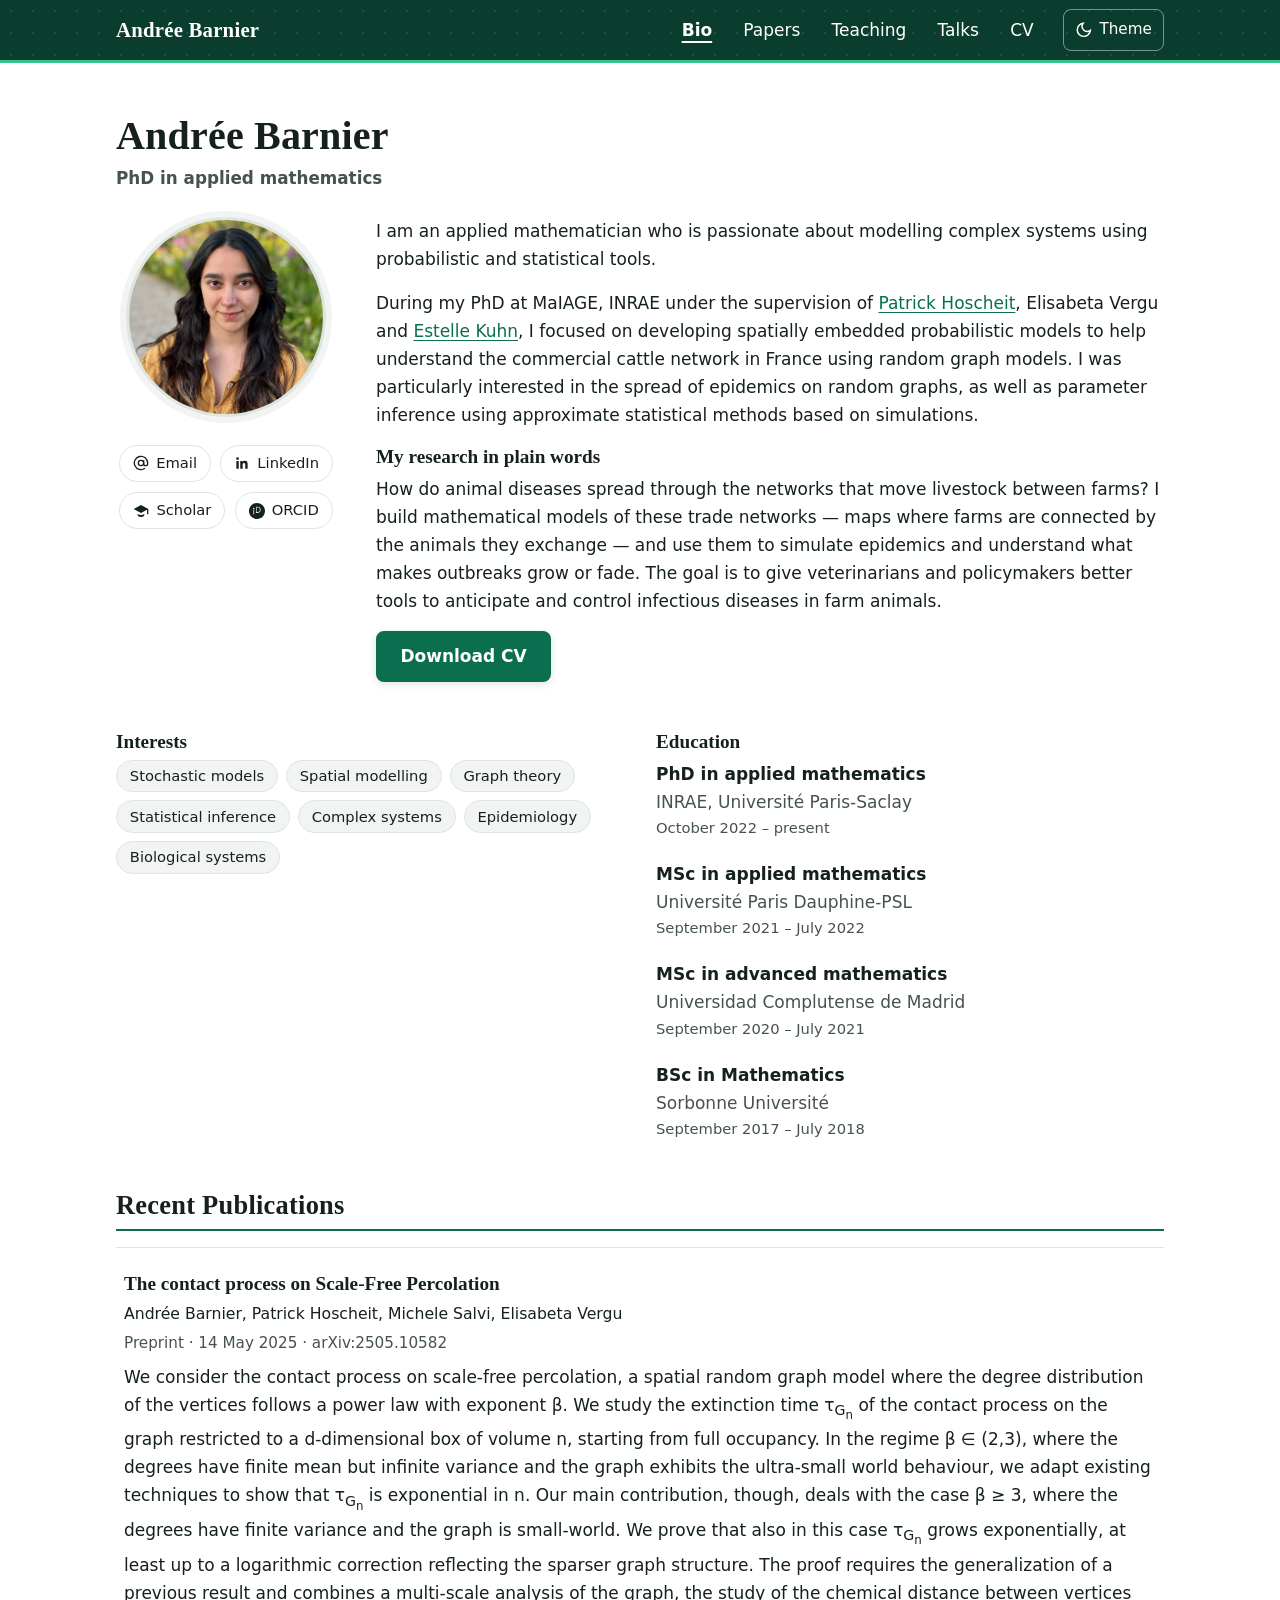
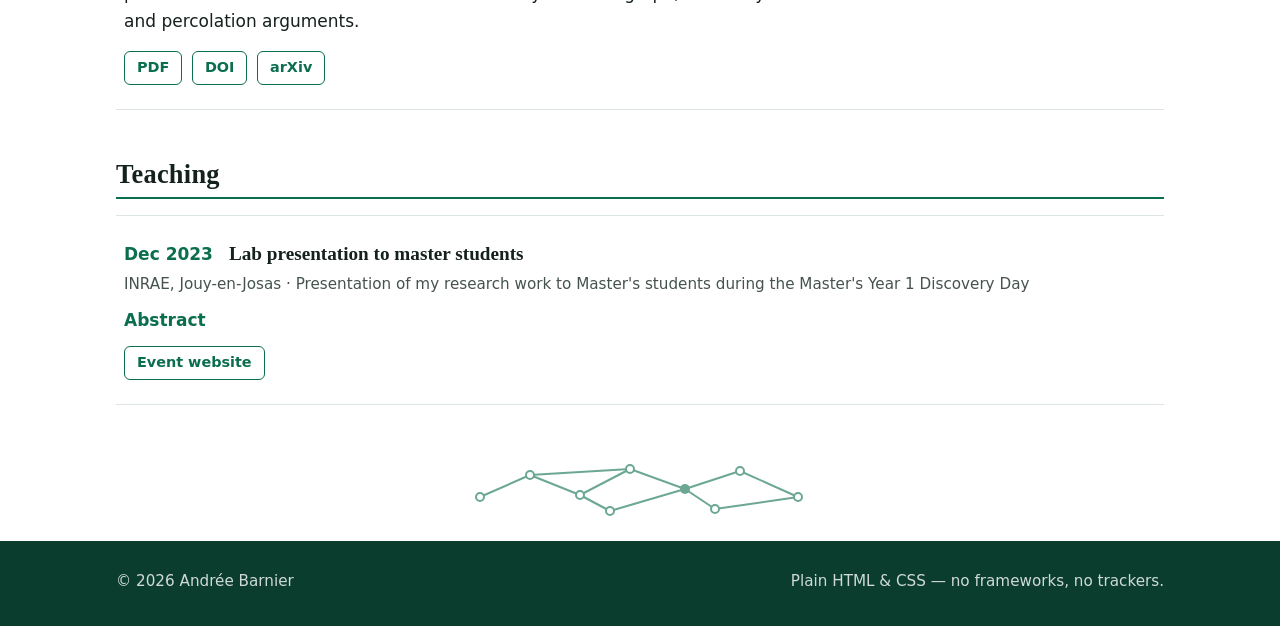
<file: index.html>
<!DOCTYPE html>
<html lang="en">
<head>
  <meta charset="utf-8">
  <meta name="viewport" content="width=device-width, initial-scale=1">
  <title>Andrée Barnier — PhD in applied mathematics</title>
  <meta name="description" content="Andrée Barnier, PhD in applied mathematics. Spatial random graphs, stochastic models, and epidemic spread on networks. Publications, talks, and CV.">
  <link rel="icon" href="data:image/svg+xml,%3Csvg xmlns='http://www.w3.org/2000/svg' viewBox='0 0 32 32'%3E%3Crect width='32' height='32' rx='7' fill='%23047857'/%3E%3Ctext x='16' y='23' font-family='sans-serif' font-size='19' font-weight='bold' text-anchor='middle' fill='white'%3EA%3C/text%3E%3C/svg%3E">
  <link rel="stylesheet" href="assets/css/style.css">
  <script src="assets/js/main.js" defer></script>
</head>
<body>
  <a class="skip-link" href="#main">Skip to main content</a>

  <header class="site-header">
    <div class="container header-inner">
      <a class="site-title" href="./">Andrée Barnier</a>
      <button class="menu-button" id="menu-button" type="button" aria-expanded="false" aria-controls="site-nav">Menu</button>
      <nav class="site-nav" id="site-nav" aria-label="Main navigation">
        <ul>
          <li><a href="./" aria-current="page">Bio</a></li>
          <li><a href="#papers">Papers</a></li>
          <li><a href="#teaching">Teaching</a></li>
          <li><a href="talks/">Talks</a></li>
          <li><a href="experience/">CV</a></li>
        </ul>
      </nav>
      <button class="theme-button" id="theme-button" type="button" aria-label="Switch to dark theme">
        <svg viewBox="0 0 24 24" fill="none" stroke="currentColor" stroke-width="2" aria-hidden="true"><path d="M21 12.8A9 9 0 1 1 11.2 3 7 7 0 0 0 21 12.8Z"/></svg>
        <span aria-hidden="true">Theme</span>
      </button>
    </div>
  </header>

  <main id="main" class="container">
    <section aria-labelledby="bio-heading">
      <h2 id="bio-heading" hidden>Biography</h2>
      <div class="bio-heading">
        <h1>Andrée Barnier</h1>
        <p class="role">PhD in applied mathematics</p>
      </div>
      <div class="bio">
        <div class="profile">
          <img class="avatar" src="assets/img/me.jpg" alt="Portrait of Andrée Barnier" width="400" height="414">
          <ul class="social" aria-label="Contact and profiles">
              <li>
                <a href="mailto:barnier.andree@gmail.com">
                  <svg viewBox="0 0 24 24" fill="none" stroke="currentColor" stroke-width="2" aria-hidden="true"><circle cx="12" cy="12" r="4"/><path d="M16 8v5a3 3 0 0 0 6 0v-1a10 10 0 1 0-4 8"/></svg>
                  Email
                </a>
              </li>
              <li>
                <a href="https://www.linkedin.com/in/andree-barnier-233157162/" rel="noopener">
                  <svg viewBox="0 0 24 24" fill="currentColor" aria-hidden="true"><path d="M20.45 20.45h-3.55v-5.57c0-1.33-.03-3.04-1.85-3.04-1.86 0-2.14 1.45-2.14 2.94v5.67H9.35V9h3.41v1.56h.05c.47-.9 1.63-1.85 3.36-1.85 3.6 0 4.27 2.37 4.27 5.46v6.28zM5.34 7.43a2.06 2.06 0 1 1 0-4.12 2.06 2.06 0 0 1 0 4.12zM7.12 20.45H3.55V9h3.57v11.45z"/></svg>
                  LinkedIn
                </a>
              </li>
              <li>
                <a href="https://scholar.google.com/" rel="noopener">
                  <svg viewBox="0 0 24 24" fill="currentColor" aria-hidden="true"><path d="M12 3 1 9l11 6 9-4.91V17h2V9L12 3zm-5 13.5V18c0 1.66 2.24 3 5 3s5-1.34 5-3v-1.5c-1.4.8-3.1 1.5-5 1.5s-3.6-.7-5-1.5z"/></svg>
                  Scholar
                </a>
              </li>
              <li>
                <a href="https://orcid.org/0009-0008-3575-5565" rel="me noopener">
                  <svg viewBox="0 0 24 24" fill="currentColor" aria-hidden="true"><path d="M12 0C5.37 0 0 5.37 0 12s5.37 12 12 12 12-5.37 12-12S18.63 0 12 0zm-1.5 5.5h1.76c3.43 0 5.24 1.93 5.24 4.6 0 2.85-1.95 4.9-5.3 4.9h-1.7V5.5zm.88 1.05v7.4h.82c2.6 0 4.24-1.5 4.24-3.7 0-2.05-1.5-3.7-4.18-3.7h-.88zM7.2 7.1a1.06 1.06 0 1 1 0 2.12 1.06 1.06 0 0 1 0-2.12zm-.55 3.2h1.1V17H6.65v-6.7z"/></svg>
                  ORCID
                </a>
              </li>
            </ul>
        </div>
        <div>
          <p>I am an applied mathematician who is passionate about modelling complex systems using probabilistic and statistical tools.</p>
          <p>During my PhD at MaIAGE, INRAE under the supervision of <a href="https://genome.jouy.inra.fr/~phoscheit/" rel="noopener">Patrick Hoscheit</a>, Elisabeta Vergu and <a href="https://maiage.inrae.fr/estelle-kuhn" rel="noopener">Estelle Kuhn</a>, I focused on developing spatially embedded probabilistic models to help understand the commercial cattle network in France using random graph models. I was particularly interested in the spread of epidemics on random graphs, as well as parameter inference using approximate statistical methods based on simulations.</p>
          <h3>My research in plain words</h3>
          <p>How do animal diseases spread through the networks that move livestock between farms? I build mathematical models of these trade networks — maps where farms are connected by the animals they exchange — and use them to simulate epidemics and understand what makes outbreaks grow or fade. The goal is to give veterinarians and policymakers better tools to anticipate and control infectious diseases in farm animals.</p>
          <p><a class="button" href="uploads/resume.pdf">Download CV</a></p>
        </div>
      </div>

      <div class="columns" style="margin-top: 2rem;">
        <div>
          <h3>Interests</h3>
          <ul class="tag-list">
            <li>Stochastic models</li>
            <li>Spatial modelling</li>
            <li>Graph theory</li>
            <li>Statistical inference</li>
            <li>Complex systems</li>
            <li>Epidemiology</li>
            <li>Biological systems</li>
          </ul>
        </div>
        <div>
          <h3>Education</h3>
          <ul class="edu-list">
            <li>
              <div class="degree">PhD in applied mathematics</div>
              <div class="school">INRAE, Université Paris-Saclay</div>
              <div class="dates"><time datetime="2022-10">October 2022</time> – present</div>
            </li>
            <li>
              <div class="degree">MSc in applied mathematics</div>
              <div class="school">Université Paris Dauphine-PSL</div>
              <div class="dates"><time datetime="2021-09">September 2021</time> – <time datetime="2022-07">July 2022</time></div>
            </li>
            <li>
              <div class="degree">MSc in advanced mathematics</div>
              <div class="school">Universidad Complutense de Madrid</div>
              <div class="dates"><time datetime="2020-09">September 2020</time> – <time datetime="2021-07">July 2021</time></div>
            </li>
            <li>
              <div class="degree">BSc in Mathematics</div>
              <div class="school">Sorbonne Université</div>
              <div class="dates"><time datetime="2017-09">September 2017</time> – <time datetime="2018-07">July 2018</time></div>
            </li>
          </ul>
        </div>
      </div>
    </section>

    <section aria-labelledby="papers-heading" id="papers">
      <h2 id="papers-heading">Recent Publications</h2>
      <ol class="entry-list">
        <li>
          <article class="entry">
            <header>
              <h3>The contact process on Scale-Free Percolation</h3>
              <p class="authors">Andrée Barnier, Patrick Hoscheit, Michele Salvi, Elisabeta Vergu</p>
              <p class="meta">Preprint · <time datetime="2025-05-14">14 May 2025</time> · arXiv:2505.10582</p>
            </header>
            <p>We consider the contact process on scale-free percolation, a spatial random graph model where the degree distribution of the vertices follows a power law with exponent β. We study the extinction time τ<sub>G<sub>n</sub></sub> of the contact process on the graph restricted to a d-dimensional box of volume n, starting from full occupancy. In the regime β ∈ (2,3), where the degrees have finite mean but infinite variance and the graph exhibits the ultra-small world behaviour, we adapt existing techniques to show that τ<sub>G<sub>n</sub></sub> is exponential in n. Our main contribution, though, deals with the case β ≥ 3, where the degrees have finite variance and the graph is small-world. We prove that also in this case τ<sub>G<sub>n</sub></sub> grows exponentially, at least up to a logarithmic correction reflecting the sparser graph structure. The proof requires the generalization of a previous result and combines a multi-scale analysis of the graph, the study of the chemical distance between vertices and percolation arguments.</p>
            <ul class="entry-links">
              <li><a href="https://arxiv.org/pdf/2505.10582" rel="noopener">PDF</a></li>
              <li><a href="https://doi.org/10.48550/arXiv.2505.10582" rel="noopener">DOI</a></li>
              <li><a href="https://arxiv.org/abs/2505.10582" rel="noopener">arXiv</a></li>
            </ul>
          </article>
        </li>
      </ol>
    </section>

    <section aria-labelledby="teaching-heading" id="teaching">
      <h2 id="teaching-heading">Teaching</h2>
<ol class="entry-list">
        <li>
          <article class="entry" aria-labelledby="teach-masters-day">
            <div class="talk-top">
              <time datetime="2023-12-08">Dec 2023</time>
              <h3 id="teach-masters-day">Lab presentation to master students</h3>
            </div>
            <p class="meta">INRAE, Jouy-en-Josas · Presentation of my research work to Master's students during the Master's Year 1 Discovery Day</p>
            <details class="abstract">
              <summary>Abstract</summary>
              <div><p>Presentation of my research work to Master's students during the Master's Year 1 Discovery Day, INRAE, Jouy-en-Josas. Program jointly organized by the Graduate School of Mathematics at Paris-Saclay University and the MaIAGE unit at INRAE.</p></div>
            </details>
            <ul class="entry-links">
              <li><a href="https://maiage.inrae.fr/fr/seminaires_ext" rel="noopener">Event website</a></li>
            </ul>
          </article>
        </li>
      </ol>
      <!-- To add a course or activity, copy the <li>...</li> block above. -->
    </section>



    <div class="graph-divider" aria-hidden="true">
      <svg width="360" height="72" viewBox="0 0 360 72" focusable="false">
        <g fill="none" stroke="currentColor" stroke-width="2">
          <line x1="20" y1="44" x2="70" y2="22"/>
          <line x1="70" y1="22" x2="120" y2="42"/>
          <line x1="70" y1="22" x2="170" y2="16"/>
          <line x1="120" y1="42" x2="170" y2="16"/>
          <line x1="120" y1="42" x2="150" y2="58"/>
          <line x1="170" y1="16" x2="225" y2="36"/>
          <line x1="150" y1="58" x2="225" y2="36"/>
          <line x1="225" y1="36" x2="280" y2="18"/>
          <line x1="225" y1="36" x2="255" y2="56"/>
          <line x1="280" y1="18" x2="338" y2="44"/>
          <line x1="255" y1="56" x2="338" y2="44"/>
          <circle cx="20" cy="44" r="4"/>
          <circle cx="70" cy="22" r="4"/>
          <circle cx="120" cy="42" r="4"/>
          <circle cx="170" cy="16" r="4"/>
          <circle cx="280" cy="18" r="4"/>
          <circle cx="338" cy="44" r="4"/>
          <circle cx="150" cy="58" r="4"/>
          <circle cx="255" cy="56" r="4"/>
          <circle class="seed" cx="225" cy="36" r="5"/>
        </g>
      </svg>
    </div>
  </main>

  <footer class="site-footer">
    <div class="container">
      <p>© <span id="year">2026</span> Andrée Barnier</p>
      <p>Plain HTML &amp; CSS — no frameworks, no trackers.</p>
    </div>
  </footer>
</body>
</html>
</file>
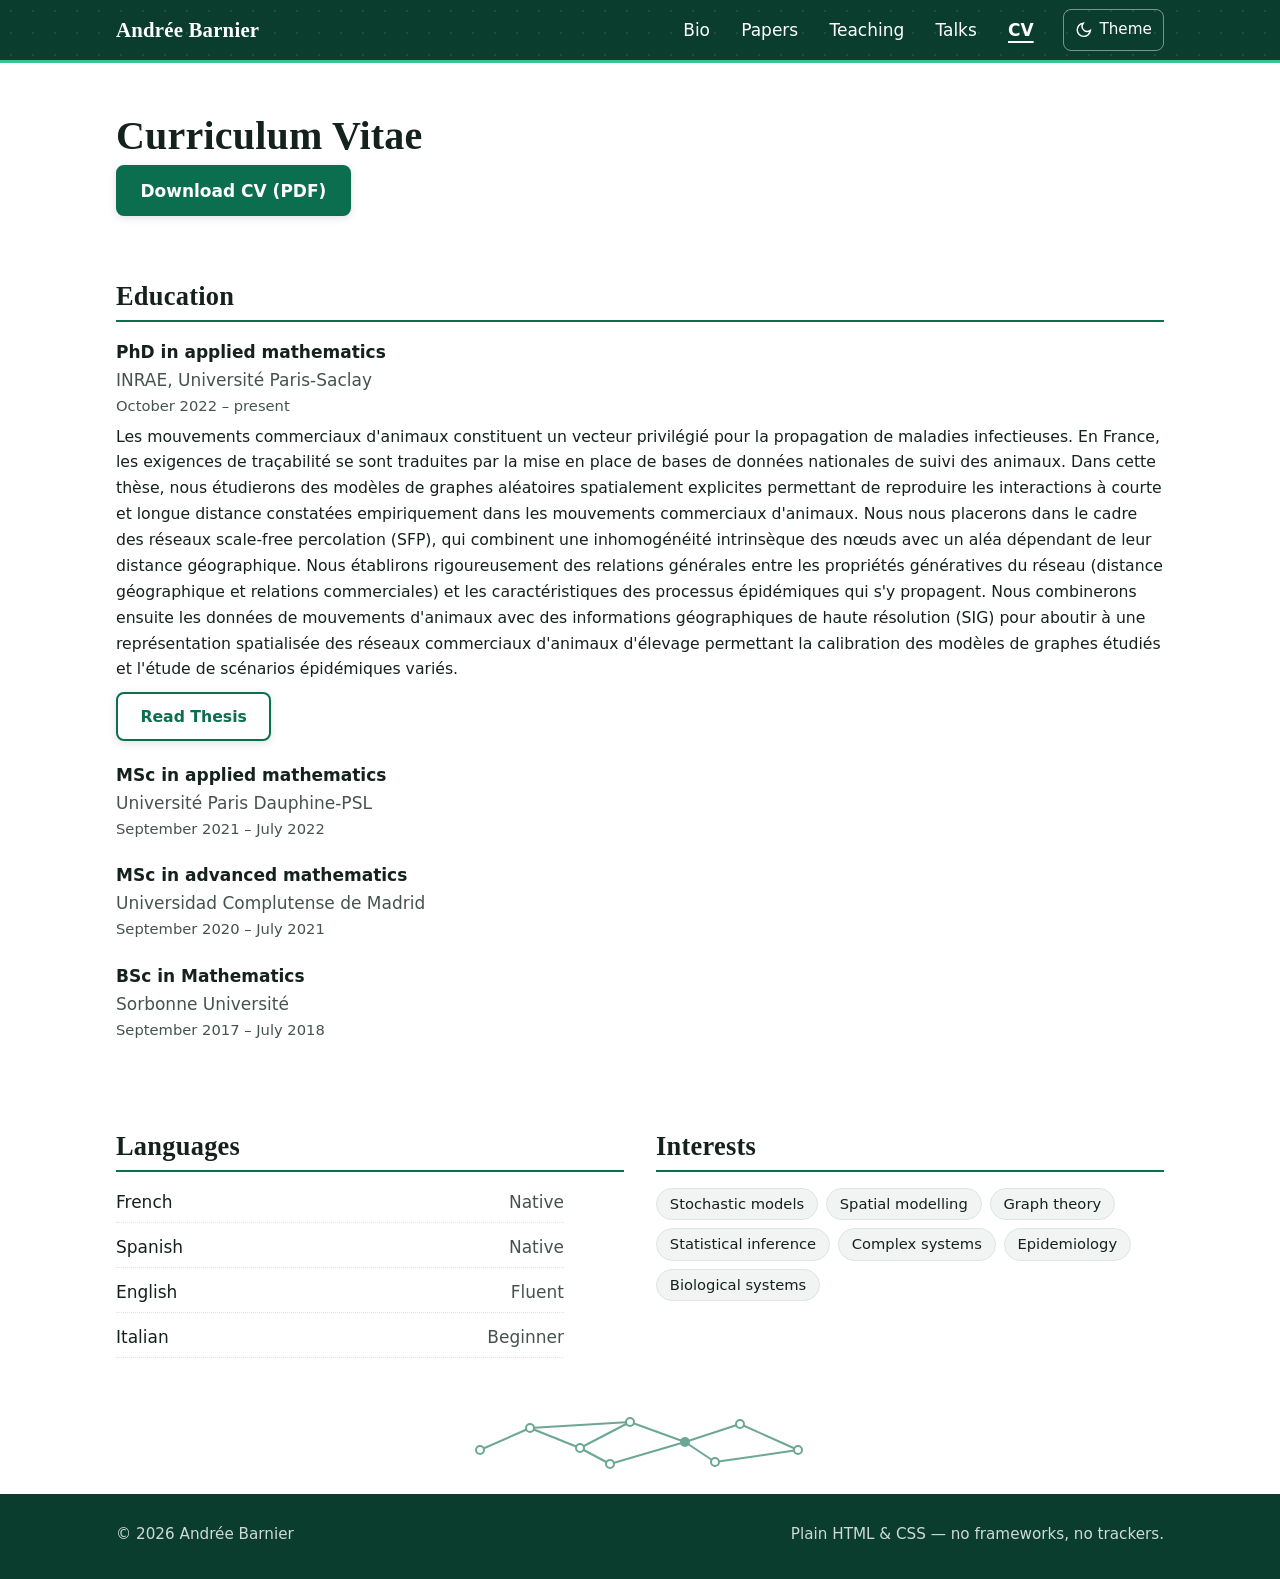
<file: experience/index.html>
<!DOCTYPE html>
<html lang="en">
<head>
  <meta charset="utf-8">
  <meta name="viewport" content="width=device-width, initial-scale=1">
  <title>CV — Andrée Barnier</title>
  <meta name="description" content="Curriculum vitae of Andrée Barnier: education, languages, and interests.">
  <link rel="icon" href="data:image/svg+xml,%3Csvg xmlns='http://www.w3.org/2000/svg' viewBox='0 0 32 32'%3E%3Crect width='32' height='32' rx='7' fill='%23047857'/%3E%3Ctext x='16' y='23' font-family='sans-serif' font-size='19' font-weight='bold' text-anchor='middle' fill='white'%3EA%3C/text%3E%3C/svg%3E">
  <link rel="stylesheet" href="../assets/css/style.css">
  <script src="../assets/js/main.js" defer></script>
</head>
<body>
  <a class="skip-link" href="#main">Skip to main content</a>

  <header class="site-header">
    <div class="container header-inner">
      <a class="site-title" href="../">Andrée Barnier</a>
      <button class="menu-button" id="menu-button" type="button" aria-expanded="false" aria-controls="site-nav">Menu</button>
      <nav class="site-nav" id="site-nav" aria-label="Main navigation">
        <ul>
          <li><a href="../">Bio</a></li>
          <li><a href="../#papers">Papers</a></li>
          <li><a href="../#teaching">Teaching</a></li>
          <li><a href="../talks/">Talks</a></li>
          <li><a href="./" aria-current="page">CV</a></li>
        </ul>
      </nav>
      <button class="theme-button" id="theme-button" type="button" aria-label="Switch to dark theme">
        <svg viewBox="0 0 24 24" fill="none" stroke="currentColor" stroke-width="2" aria-hidden="true"><path d="M21 12.8A9 9 0 1 1 11.2 3 7 7 0 0 0 21 12.8Z"/></svg>
        <span aria-hidden="true">Theme</span>
      </button>
    </div>
  </header>

  <main id="main" class="container">
    <section aria-labelledby="cv-heading">
      <h1 id="cv-heading">Curriculum Vitae</h1>
      <p><a class="button" href="../uploads/resume.pdf">Download CV (PDF)</a></p>
    </section>

    <section aria-labelledby="education-heading">
      <h2 id="education-heading">Education</h2>
      <ul class="edu-list">
        <li>
          <div class="degree">PhD in applied mathematics</div>
          <div class="school">INRAE, Université Paris-Saclay</div>
          <div class="dates"><time datetime="2022-10">October 2022</time> – present</div>
          <p>Les mouvements commerciaux d'animaux constituent un vecteur privilégié pour la propagation de maladies infectieuses. En France, les exigences de traçabilité se sont traduites par la mise en place de bases de données nationales de suivi des animaux. Dans cette thèse, nous étudierons des modèles de graphes aléatoires spatialement explicites permettant de reproduire les interactions à courte et longue distance constatées empiriquement dans les mouvements commerciaux d'animaux. Nous nous placerons dans le cadre des réseaux scale-free percolation (SFP), qui combinent une inhomogénéité intrinsèque des nœuds avec un aléa dépendant de leur distance géographique. Nous établirons rigoureusement des relations générales entre les propriétés génératives du réseau (distance géographique et relations commerciales) et les caractéristiques des processus épidémiques qui s'y propagent. Nous combinerons ensuite les données de mouvements d'animaux avec des informations géographiques de haute résolution (SIG) pour aboutir à une représentation spatialisée des réseaux commerciaux d'animaux d'élevage permettant la calibration des modèles de graphes étudiés et l'étude de scénarios épidémiques variés.</p>
          <p style="margin-top: 0.6rem;"><a class="button secondary" href="https://theses.fr/2025UPASM050" rel="noopener">Read Thesis</a></p>
        </li>
        <li>
          <div class="degree">MSc in applied mathematics</div>
          <div class="school">Université Paris Dauphine-PSL</div>
          <div class="dates"><time datetime="2021-09">September 2021</time> – <time datetime="2022-07">July 2022</time></div>
        </li>
        <li>
          <div class="degree">MSc in advanced mathematics</div>
          <div class="school">Universidad Complutense de Madrid</div>
          <div class="dates"><time datetime="2020-09">September 2020</time> – <time datetime="2021-07">July 2021</time></div>
        </li>
        <li>
          <div class="degree">BSc in Mathematics</div>
          <div class="school">Sorbonne Université</div>
          <div class="dates"><time datetime="2017-09">September 2017</time> – <time datetime="2018-07">July 2018</time></div>
        </li>
      </ul>
    </section>

    <div class="columns" style="margin-top: 2.5rem;">
      <section aria-labelledby="languages-heading">
        <h2 id="languages-heading">Languages</h2>
        <ul class="lang-list">
          <li><span>French</span> <span class="level">Native</span></li>
          <li><span>Spanish</span> <span class="level">Native</span></li>
          <li><span>English</span> <span class="level">Fluent</span></li>
          <li><span>Italian</span> <span class="level">Beginner</span></li>
        </ul>
      </section>
      <section aria-labelledby="interests-heading">
        <h2 id="interests-heading">Interests</h2>
        <ul class="tag-list">
          <li>Stochastic models</li>
          <li>Spatial modelling</li>
          <li>Graph theory</li>
          <li>Statistical inference</li>
          <li>Complex systems</li>
          <li>Epidemiology</li>
          <li>Biological systems</li>
        </ul>
      </section>
    </div>

    <div class="graph-divider" aria-hidden="true">
      <svg width="360" height="72" viewBox="0 0 360 72" focusable="false">
        <g fill="none" stroke="currentColor" stroke-width="2">
          <line x1="20" y1="44" x2="70" y2="22"/>
          <line x1="70" y1="22" x2="120" y2="42"/>
          <line x1="70" y1="22" x2="170" y2="16"/>
          <line x1="120" y1="42" x2="170" y2="16"/>
          <line x1="120" y1="42" x2="150" y2="58"/>
          <line x1="170" y1="16" x2="225" y2="36"/>
          <line x1="150" y1="58" x2="225" y2="36"/>
          <line x1="225" y1="36" x2="280" y2="18"/>
          <line x1="225" y1="36" x2="255" y2="56"/>
          <line x1="280" y1="18" x2="338" y2="44"/>
          <line x1="255" y1="56" x2="338" y2="44"/>
          <circle cx="20" cy="44" r="4"/>
          <circle cx="70" cy="22" r="4"/>
          <circle cx="120" cy="42" r="4"/>
          <circle cx="170" cy="16" r="4"/>
          <circle cx="280" cy="18" r="4"/>
          <circle cx="338" cy="44" r="4"/>
          <circle cx="150" cy="58" r="4"/>
          <circle cx="255" cy="56" r="4"/>
          <circle class="seed" cx="225" cy="36" r="5"/>
        </g>
      </svg>
    </div>
  </main>

  <footer class="site-footer">
    <div class="container">
      <p>© <span id="year">2026</span> Andrée Barnier</p>
      <p>Plain HTML &amp; CSS — no frameworks, no trackers.</p>
    </div>
  </footer>
</body>
</html>
</file>
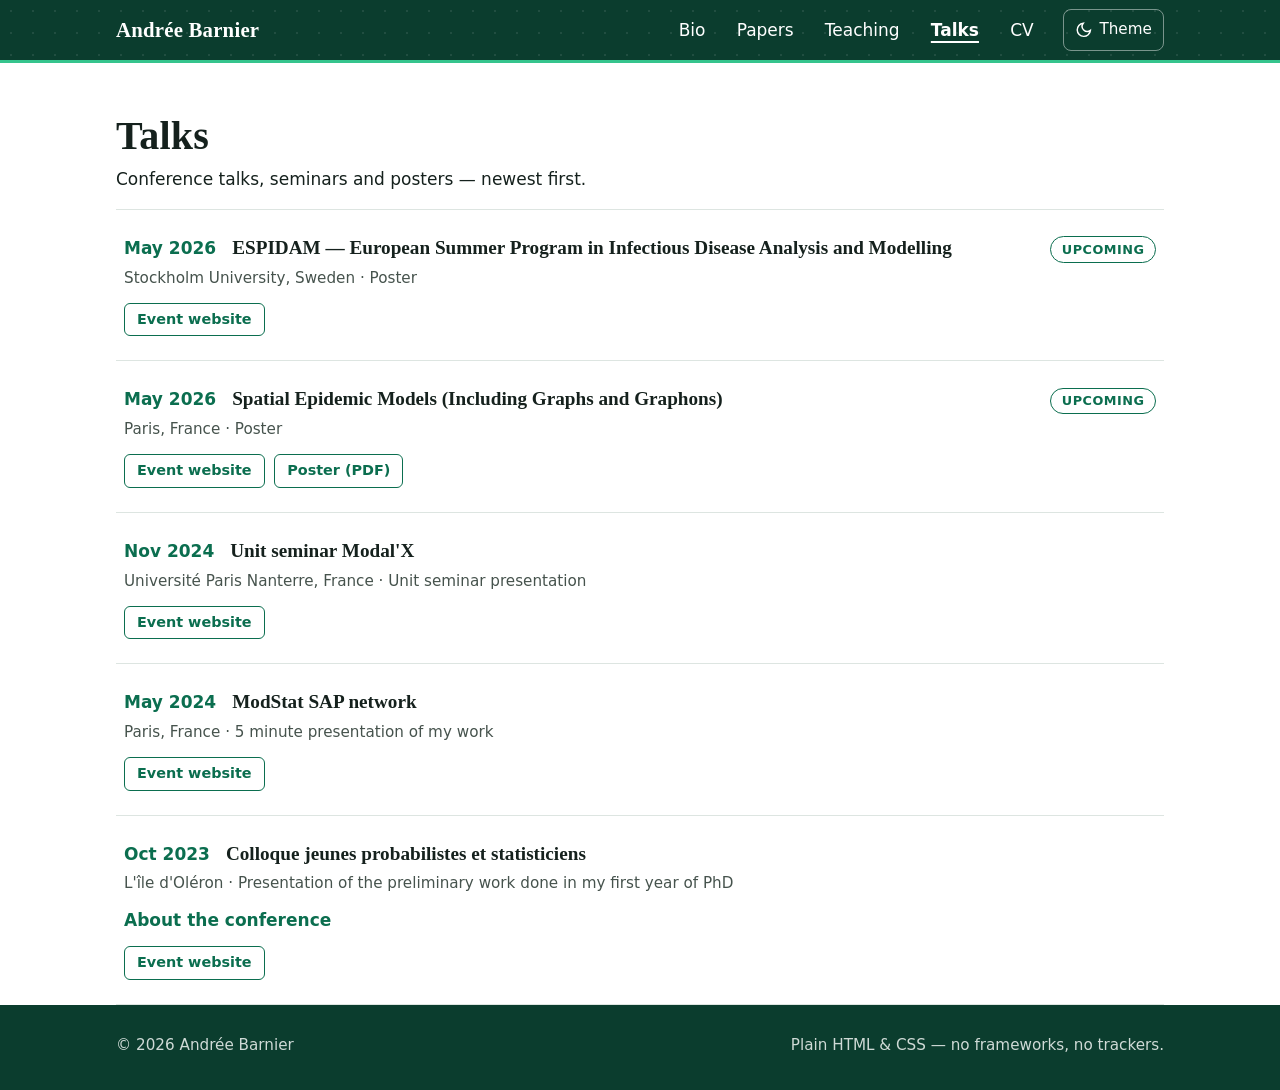
<file: talks/index.html>
<!DOCTYPE html>
<html lang="en">
<head>
  <meta charset="utf-8">
  <meta name="viewport" content="width=device-width, initial-scale=1">
  <title>Talks — Andrée Barnier</title>
  <meta name="description" content="Conference talks, seminars and posters by Andrée Barnier, newest first.">
  <link rel="icon" href="data:image/svg+xml,%3Csvg xmlns='http://www.w3.org/2000/svg' viewBox='0 0 32 32'%3E%3Crect width='32' height='32' rx='7' fill='%23047857'/%3E%3Ctext x='16' y='23' font-family='sans-serif' font-size='19' font-weight='bold' text-anchor='middle' fill='white'%3EA%3C/text%3E%3C/svg%3E">
  <link rel="stylesheet" href="../assets/css/style.css">
  <script src="../assets/js/main.js" defer></script>
</head>
<body>
  <a class="skip-link" href="#main">Skip to main content</a>

  <header class="site-header">
    <div class="container header-inner">
      <a class="site-title" href="../">Andrée Barnier</a>
      <button class="menu-button" id="menu-button" type="button" aria-expanded="false" aria-controls="site-nav">Menu</button>
      <nav class="site-nav" id="site-nav" aria-label="Main navigation">
        <ul>
          <li><a href="../">Bio</a></li>
          <li><a href="../#papers">Papers</a></li>
          <li><a href="../#teaching">Teaching</a></li>
          <li><a href="./" aria-current="page">Talks</a></li>
          <li><a href="../experience/">CV</a></li>
        </ul>
      </nav>
      <button class="theme-button" id="theme-button" type="button" aria-label="Switch to dark theme">
        <svg viewBox="0 0 24 24" fill="none" stroke="currentColor" stroke-width="2" aria-hidden="true"><path d="M21 12.8A9 9 0 1 1 11.2 3 7 7 0 0 0 21 12.8Z"/></svg>
        <span aria-hidden="true">Theme</span>
      </button>
    </div>
  </header>

  <main id="main" class="container">
    <section aria-labelledby="talks-heading">
      <h1 id="talks-heading">Talks</h1>
      <p>Conference talks, seminars and posters — newest first.</p>
<ol class="entry-list">
        <li>
          <article class="entry" aria-labelledby="talk-espidam">
            <div class="talk-top">
              <time datetime="2026-05-15">May 2026</time>
              <h3 id="talk-espidam">ESPIDAM — European Summer Program in Infectious Disease Analysis and Modelling</h3>
              <span class="badge">Upcoming</span>
            </div>
            <p class="meta">Stockholm University, Sweden · Poster</p>
            <ul class="entry-links">
              <li><a href="https://www.su.se/department-of-mathematics/welcome-to-espidam-the-european-summer-program-in-infectious-disease-analysis-and-modelling-1.703719" rel="noopener">Event website</a></li>
            </ul>
          </article>
        </li>
        <li>
          <article class="entry" aria-labelledby="talk-spatial">
            <div class="talk-top">
              <time datetime="2026-05-15">May 2026</time>
              <h3 id="talk-spatial">Spatial Epidemic Models (Including Graphs and Graphons)</h3>
              <span class="badge">Upcoming</span>
            </div>
            <p class="meta">Paris, France · Poster</p>
            <ul class="entry-links">
              <li><a href="https://sites.google.com/rice.edu/rgp-epidemic/home" rel="noopener">Event website</a></li>
              <li><a href="../uploads/poster-spatial-random-graphs.pdf">Poster (PDF)</a></li>
            </ul>
          </article>
        </li>
        <li>
          <article class="entry" aria-labelledby="talk-modalx">
            <div class="talk-top">
              <time datetime="2024-11-21">Nov 2024</time>
              <h3 id="talk-modalx">Unit seminar Modal'X</h3>
            </div>
            <p class="meta">Université Paris Nanterre, France · Unit seminar presentation</p>
            <ul class="entry-links">
              <li><a href="https://modalx.parisnanterre.fr/seminaires/seminaire-modalx-andree-barnier-maiage" rel="noopener">Event website</a></li>
            </ul>
          </article>
        </li>
        <li>
          <article class="entry" aria-labelledby="talk-modstatsap">
            <div class="talk-top">
              <time datetime="2024-05-16">May 2024</time>
              <h3 id="talk-modstatsap">ModStat SAP network</h3>
            </div>
            <p class="meta">Paris, France · 5 minute presentation of my work</p>
            <ul class="entry-links">
              <li><a href="https://reseau-modstatsap.mathnum.inrae.fr" rel="noopener">Event website</a></li>
            </ul>
          </article>
        </li>
        <li>
          <article class="entry" aria-labelledby="talk-jps">
            <div class="talk-top">
              <time datetime="2023-10-01">Oct 2023</time>
              <h3 id="talk-jps">Colloque jeunes probabilistes et statisticiens</h3>
            </div>
            <p class="meta">L'île d'Oléron · Presentation of the preliminary work done in my first year of PhD</p>
            <details class="abstract">
              <summary>About the conference</summary>
              <div><p>The Young Probabilists and Statisticians Conference has been held every two years since 1994 under the auspices of the Random Modelling and Statistics (MAS) group of the Society for Applied and Industrial Mathematics (SMAI). Participants are advanced PhD students (in their second or third year) or those who may have defended their thesis within the past year. The aim is to provide them with a pleasant and informal setting in which to meet, present their work and broaden their range of interests.</p></div>
            </details>
            <ul class="entry-links">
              <li><a href="https://jps-2023.sciencesconf.org" rel="noopener">Event website</a></li>
            </ul>
          </article>
        </li>

      </ol>
    </section>
  </main>

  <footer class="site-footer">
    <div class="container">
      <p>© <span id="year">2026</span> Andrée Barnier</p>
      <p>Plain HTML &amp; CSS — no frameworks, no trackers.</p>
    </div>
  </footer>
</body>
</html>
</file>
<file: assets/css/style.css>
/* Plain stylesheet for Andrée Barnier's personal site. No frameworks. */

:root {
  color-scheme: light dark;
  --bg: #fff;
  --bg-soft: #f1f4f2;
  --text: #15211d;
  --muted: #46534d;
  --accent: #0b6e4f;
  --accent-contrast: #fff;
  --border: #dde5e1;
  --header-bg: #0b3d2e;
  --header-text: #fff;
  --header-rule: #35c48d;
  --footer-bg: #0b3d2e;
  --footer-text: #cfdad6;
  --footer-link: #7dd3ae;
  --max-width: 68rem;
  --font: system-ui, -apple-system, "Segoe UI", Roboto, "Helvetica Neue", Arial, sans-serif;
  --font-display: Georgia, "Iowan Old Style", "Times New Roman", serif;
}

@media (prefers-color-scheme: dark) {
  :root {
    --bg: #1b2422;
    --bg-soft: #24312d;
    --text: #e8eceb;
    --muted: #b6c0bd;
    --accent: #4ad69b;
    --accent-contrast: #06231b;
    --border: #3a4841;
    --header-bg: #0a3328;
    --header-text: #f2f5f4;
    --header-rule: #35c48d;
    --footer-bg: #0a3328;
    --footer-text: #b9c6c1;
    --footer-link: #7dd3ae;
  }
}

html[data-theme="light"] {
  color-scheme: light;
  --bg: #fff;
  --bg-soft: #f1f4f2;
  --text: #15211d;
  --muted: #46534d;
  --accent: #0b6e4f;
  --accent-contrast: #fff;
  --border: #dde5e1;
  --header-bg: #0b3d2e;
  --header-text: #fff;
  --header-rule: #35c48d;
  --footer-bg: #0b3d2e;
  --footer-text: #cfdad6;
  --footer-link: #7dd3ae;
}

html[data-theme="dark"] {
  color-scheme: dark;
  --bg: #1b2422;
  --bg-soft: #24312d;
  --text: #e8eceb;
  --muted: #b6c0bd;
  --accent: #4ad69b;
  --accent-contrast: #06231b;
  --border: #3a4841;
  --header-bg: #0a3328;
  --header-text: #f2f5f4;
  --header-rule: #35c48d;
  --footer-bg: #0a3328;
  --footer-text: #b9c6c1;
  --footer-link: #7dd3ae;
}

* { box-sizing: border-box; }

html {
  scroll-behavior: smooth;
  scroll-padding-top: 4.5rem;
}

@media (prefers-reduced-motion: reduce) {
  html { scroll-behavior: auto; }
  *, *::before, *::after {
    animation-duration: 0.01ms !important;
    transition-duration: 0.01ms !important;
  }
}

body {
  margin: 0;
  background: var(--bg);
  color: var(--text);
  font-family: var(--font);
  font-size: 1.0625rem;
  line-height: 1.65;
}

::selection { background: var(--accent); color: var(--accent-contrast); }

h1, h2, h3 { line-height: 1.25; text-wrap: balance; font-family: var(--font-display); font-weight: 700; }
h1 { font-size: 2.5rem; margin: 0 0 0.25rem; letter-spacing: 0.005em; white-space: nowrap; }
.bio-heading { margin: 0 0 1.5rem; }
.bio-heading .role { margin: 0; }
h2 { font-size: 1.65rem; margin: 0 0 1rem; padding-bottom: 0.4rem; border-bottom: 2px solid var(--accent); letter-spacing: 0.01em; }
h3 { font-size: 1.2rem; margin: 0 0 0.35rem; }

p { margin: 0 0 1rem; }

a { color: var(--accent); text-underline-offset: 0.15em; }
a:hover { text-decoration-thickness: 2px; }

:focus-visible {
  outline: 3px solid var(--accent);
  outline-offset: 2px;
  border-radius: 4px;
}
.site-header :focus-visible { outline-color: var(--header-text); }

.skip-link {
  position: absolute;
  left: 1rem;
  top: -4rem;
  z-index: 100;
  background: var(--header-rule);
  color: #06231b;
  padding: 0.6rem 1rem;
  border-radius: 0 0 6px 6px;
  font-weight: 700;
  text-decoration: none;
  transition: top 0.15s ease;
}
.skip-link:focus { top: 0; }

.container {
  max-width: var(--max-width);
  margin: 0 auto;
  padding: 0 1.25rem;
}

/* Faint dot texture in dark mode so the background feels less flat black */
@media (prefers-color-scheme: dark) {
  html:not([data-theme="light"]) body {
    background-image: radial-gradient(rgb(255 255 255 / 0.05) 1.2px, transparent 1.3px);
    background-size: 24px 24px;
  }
}
html[data-theme="dark"] body {
  background-image: radial-gradient(rgb(255 255 255 / 0.05) 1.2px, transparent 1.3px);
  background-size: 24px 24px;
}

main { padding-bottom: 3rem; }
section { padding-top: 3rem; }

/* Header */
.site-header {
  position: sticky;
  top: 0;
  z-index: 50;
  background-color: var(--header-bg);
  background-image: radial-gradient(rgb(255 255 255 / 0.09) 1.2px, transparent 1.3px);
  background-size: 22px 22px;
  border-bottom: 3px solid var(--header-rule);
  color: var(--header-text);
}

.header-inner {
  display: flex;
  align-items: center;
  gap: 1rem;
  min-height: 3.75rem;
}

.site-title {
  font-family: var(--font-display);
  font-weight: 700;
  font-size: 1.3rem;
  letter-spacing: 0.01em;
  color: var(--header-text);
  text-decoration: none;
  margin-right: auto;
  white-space: nowrap;
}
.site-title:hover { color: var(--header-text); text-decoration: underline; text-underline-offset: 0.2em; }

.site-nav ul {
  display: flex;
  gap: 0.25rem;
  list-style: none;
  margin: 0;
  padding: 0;
}

.site-nav a {
  display: block;
  padding: 0.5rem 0.85rem;
  border-radius: 6px;
  color: var(--header-text);
  text-decoration: none;
  font-weight: 500;
}
.site-nav a:hover { background: rgb(255 255 255 / 0.12); color: var(--header-text); }
.site-nav a[aria-current="page"] { font-weight: 700; text-decoration: underline; text-underline-offset: 0.3em; text-decoration-thickness: 2px; }

.menu-button, .theme-button {
  display: inline-flex;
  align-items: center;
  justify-content: center;
  gap: 0.4rem;
  background: none;
  border: 1px solid rgb(255 255 255 / 0.45);
  border-radius: 8px;
  color: var(--header-text);
  cursor: pointer;
  font: inherit;
  font-size: 0.95rem;
  padding: 0.45rem 0.7rem;
}
.menu-button:hover, .theme-button:hover { border-color: var(--header-text); color: var(--header-text); }
.menu-button { display: none; }
.theme-button svg { width: 1.1rem; height: 1.1rem; }

/* Bio */
.bio { display: grid; grid-template-columns: 220px 1fr; gap: 2.5rem; align-items: start; }

.profile { text-align: center; }
.avatar {
  width: 200px;
  height: 200px;
  border-radius: 50%;
  object-fit: cover;
  border: 3px solid var(--border);
  box-shadow: 0 0 0 6px var(--bg-soft);
}
.role { color: var(--muted); margin: 0.75rem 0 0.25rem; font-weight: 600; font-size: 1.05rem; }
.postnominal { color: var(--muted); font-size: 0.95rem; }

.social { list-style: none; margin: 1.25rem 0 0; padding: 0; display: flex; flex-wrap: wrap; gap: 0.6rem; justify-content: center; }
.social a {
  display: inline-flex;
  align-items: center;
  gap: 0.45rem;
  border: 1px solid var(--border);
  border-radius: 999px;
  padding: 0.35rem 0.8rem;
  font-size: 0.92rem;
  color: var(--text);
  text-decoration: none;
}
.social a:hover { border-color: var(--accent); background: var(--accent); color: var(--accent-contrast); }
.social svg { width: 1rem; height: 1rem; flex: none; }

.button {
  display: inline-block;
  background: var(--accent);
  color: var(--accent-contrast);
  font-weight: 600;
  text-decoration: none;
  padding: 0.6rem 1.4rem;
  border-radius: 8px;
  border: 2px solid var(--accent);
  box-shadow: 0 2px 8px rgb(0 0 0 / 0.12);
}
.button:hover { filter: brightness(0.92); color: var(--accent-contrast); text-decoration: none; }
.button.secondary { background: none; color: var(--accent); }
.button.secondary:hover { background: var(--accent); color: var(--accent-contrast); }

/* Two-column info blocks */
.columns { display: grid; grid-template-columns: 1fr 1fr; gap: 2rem; }
.bio > *, .columns > * { min-width: 0; }

.tag-list { list-style: none; margin: 0; padding: 0; display: flex; flex-wrap: wrap; gap: 0.5rem; }
.tag-list li {
  background: var(--bg-soft);
  border: 1px solid var(--border);
  border-radius: 999px;
  padding: 0.2rem 0.8rem;
  font-size: 0.92rem;
}

.edu-list { list-style: none; margin: 0; padding: 0; display: grid; gap: 1.25rem; }
.edu-list .degree { font-weight: 700; }
.edu-list .school { color: var(--muted); }
.edu-list .dates { color: var(--muted); font-size: 0.92rem; }
.edu-list p { margin: 0.35rem 0 0; font-size: 0.98rem; }

/* Entries (papers, talks): editorial rows with hairline rules */
.entry-list { list-style: none; margin: 0; padding: 0; display: grid; }
.entry {
  border-top: 1px solid var(--border);
  padding: 1.5rem 0.5rem;
  transition: background-color 0.15s ease;
}
.entry:hover { background: var(--bg-soft); }
.entry-list > li:last-child .entry { border-bottom: 1px solid var(--border); }
.entry header { margin-bottom: 0.4rem; }
.entry .meta { color: var(--muted); font-size: 0.95rem; margin-bottom: 0.5rem; }
.entry .authors { font-size: 0.98rem; margin-bottom: 0.25rem; }
.entry p:last-child { margin-bottom: 0; }

.entry-links { list-style: none; margin: 0.75rem 0 0; padding: 0; display: flex; flex-wrap: wrap; gap: 0.6rem; }
.entry-links a {
  display: inline-block;
  border: 1px solid var(--accent);
  border-radius: 6px;
  padding: 0.25rem 0.75rem;
  font-size: 0.9rem;
  font-weight: 600;
  text-decoration: none;
}
.entry-links a:hover { background: var(--accent); color: var(--accent-contrast); }

.talk-top { display: flex; flex-wrap: wrap; gap: 0.4rem 1rem; align-items: baseline; }
.talk-top time { font-weight: 700; color: var(--accent); white-space: nowrap; }
.talk-top h3 { flex: 1 1 16rem; }
.badge {
  display: inline-block;
  font-family: var(--font);
  font-size: 0.8rem;
  font-weight: 700;
  text-transform: uppercase;
  letter-spacing: 0.04em;
  border: 1px solid var(--accent);
  color: var(--accent);
  border-radius: 999px;
  padding: 0.1rem 0.65rem;
}

details.abstract { margin-top: 0.6rem; }
details.abstract summary {
  cursor: pointer;
  color: var(--accent);
  font-weight: 600;
  display: inline-block;
}
details.abstract div { margin-top: 0.5rem; }

/* Decorative network divider: a nod to random graphs (aria-hidden) */
.graph-divider { text-align: center; margin: 3rem 0 0.5rem; color: var(--accent); opacity: 0.6; }
.graph-divider svg { max-width: 100%; height: auto; }
.graph-divider circle { fill: var(--bg); }
.graph-divider circle.seed { fill: currentColor; stroke: none; }

/* Languages */
.lang-list { list-style: none; margin: 0; padding: 0; display: grid; gap: 0.6rem; max-width: 28rem; }
.lang-list li { display: flex; justify-content: space-between; gap: 1rem; border-bottom: 1px dotted var(--border); padding-bottom: 0.4rem; }
.lang-list .level { color: var(--muted); }

/* Footer */
.site-footer {
  background: var(--footer-bg);
  color: var(--footer-text);
  padding: 1.75rem 0 2rem;
  font-size: 0.95rem;
}
.site-footer .container { display: flex; flex-wrap: wrap; gap: 0.5rem 2rem; justify-content: space-between; }
.site-footer p { margin: 0; }
.site-footer a { color: var(--footer-link); }

/* Responsive */
@media (max-width: 55rem) {
  .bio { grid-template-columns: 1fr; gap: 1.5rem; }
  .profile { text-align: left; display: flex; gap: 1.25rem; align-items: center; flex-wrap: wrap; }
  .avatar { width: 120px; height: 120px; }
  .social { justify-content: flex-start; }
}

@media (max-width: 40rem) {
  body { font-size: 1rem; }
  h1 { font-size: 1.7rem; }
  h2 { font-size: 1.4rem; }
  .site-title { font-size: 1.05rem; }
  .header-inner { gap: 0.75rem; }
  .site-header > .container { padding-left: 1rem; padding-right: 1rem; }
  .theme-button span { display: none; }

  .menu-button { display: inline-flex; }
  .site-nav {
    position: absolute;
    top: 100%;
    left: 0;
    right: 0;
    background: var(--header-bg);
    border-bottom: 3px solid var(--header-rule);
    display: none;
  }
  .site-nav.open { display: block; }
  .site-nav ul { flex-direction: column; padding: 0.5rem 1.25rem 1rem; }
  .site-nav a { padding: 0.65rem 0.5rem; }
  .header-inner { position: relative; }

  .columns { grid-template-columns: 1fr; }
  .talk-top h3 { flex-basis: 100%; }
}

/* Print: clean black-on-white, show link targets */
@media print {
  :root { color-scheme: light; }
  body { font-size: 11pt; background: #fff; color: #000; }
  .site-header { position: static; background: #fff; color: #000; border-bottom: 2px solid #000; }
  .site-title { color: #000; }
  .site-nav, .menu-button, .theme-button, .graph-divider { display: none; }
  .skip-link { display: none; }
  h1, h2, h3 { font-family: var(--font-display); }
  h2 { border-bottom-color: #000; }
  a { color: #000; }
  .button, .button.secondary { border-color: #000; color: #000; background: none; box-shadow: none; }
  .entry, .entry-list > li:last-child .entry { border-color: #999; }
  main a[href^="http"]::after { content: " (" attr(href) ")"; font-size: 0.85em; word-break: break-all; }
  .site-footer { background: #fff; color: #000; border-top: 1px solid #999; }
  .avatar { box-shadow: none; }
}
</file>
